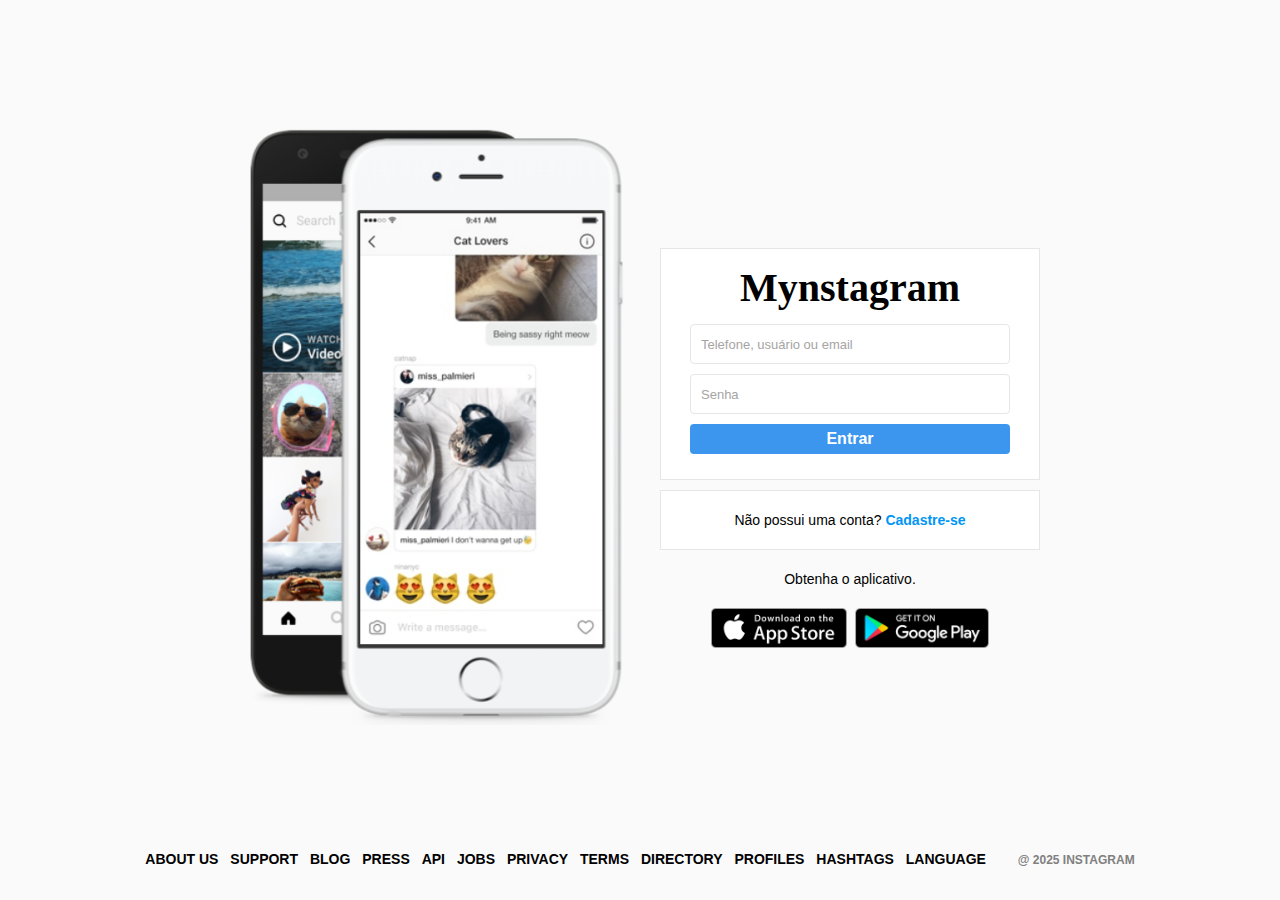
<file: index.html>
<!DOCTYPE html>
<html lang="en">

<head>
    <meta charset="UTF-8">
    <meta name="viewport" content="width=device-width, initial-scale=1.0">
    <link href="https://fonts.cdnfonts.com/css/meldina" rel="stylesheet">
                

    <link rel="stylesheet" href="styles.css">
    <title>Mynstagram - Sua rede social</title>
</head>

<body>
    <div id="wrapper">
        <div id="container">
            <div class="column left">
                <div class="main"></div>
            </div>
            <div class="column right">
                <div class="login-panel">
                    <div class="logo">
                        <h1>Mynstagram</h1>
                    </div>
                    <form>
                        <input type="text" name="username" placeholder="Telefone, usuário ou email">
                        <input type="password" name="password" placeholder="Senha">
                        <input type="submit" value="Entrar">
                    </form>
                </div>
                <div class="infobox">
                    <p>Não possui uma conta? <a href="/signup.html">Cadastre-se</a></p>
                </div>
                <div class="app-panel">
                    Obtenha o aplicativo.
                    <div class="app-buttons">
                        <a href="https://apps.apple.com/us/app/instagram/id389801252" target="_blank">
                            <img src="/assets/appstore.png" alt="Baixe na AppStore">
                        </a>
                        <a href="https://play.google.com/store/apps/details?id=com.instagram.android&hl=pt_BR"
                            target="_blank">
                            <img src="/assets/googleplay.png" alt="Baixe na GooglePlay">
                        </a>
                    </div>
                </div>
            </div>
        </div>
        <footer>
            <div class="footer-inner">
                <a href="#">About us</a>
                <a href="#">Support</a>
                <a href="#">Blog</a>
                <a href="#">Press</a>
                <a href="#">Api</a>
                <a href="#">Jobs</a>
                <a href="#">Privacy</a>
                <a href="#">Terms</a>
                <a href="#">Directory</a>
                <a href="#">Profiles</a>
                <a href="#">Hashtags</a>
                <a href="#">Language</a>
                <div class="text-small">@ 2025 Instagram</div>
            </div>
        </footer>
    </div>
</body>

</html>
</file>
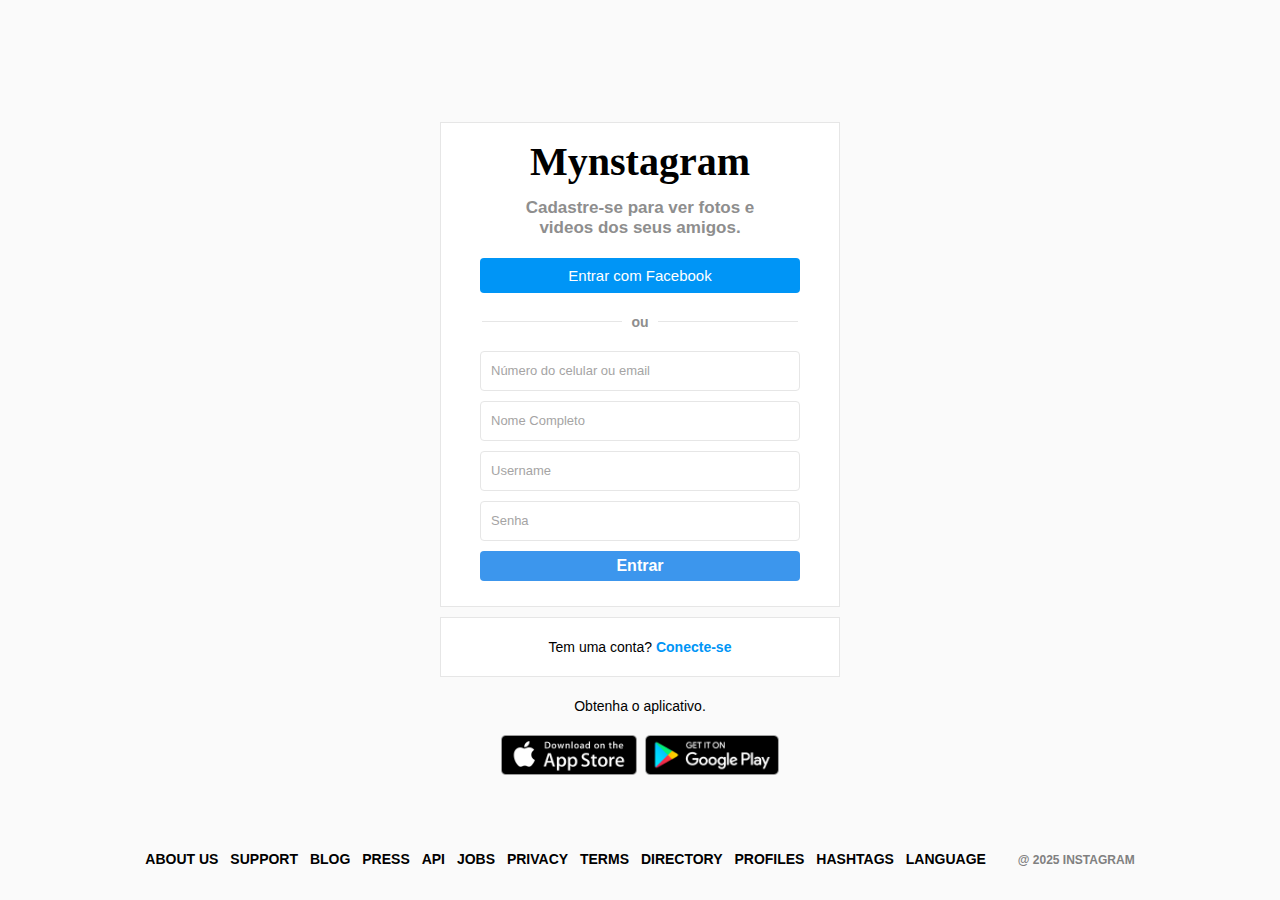
<file: signup.html>
<!DOCTYPE html>
<html lang="en">

<head>
    <meta charset="UTF-8">
    <meta name="viewport" content="width=device-width, initial-scale=1.0">
    <link href="https://fonts.cdnfonts.com/css/meldina" rel="stylesheet">


    <link rel="stylesheet" href="styles.css">
    <title>Mynstagram - Sua rede social</title>
</head>

<body>
    <div id="wrapper">
        <div id="container-signup">
            <div class="column">
                <div class="login-panel">
                    <div class="logo">
                        <h1>Mynstagram</h1>
                    </div>
                    <div class="message">
                        <span>Cadastre-se para ver fotos e videos dos seus amigos.</span>
                    </div>
                    <button class="face-button">Entrar com Facebook</button>
                    <div class="divisor-container">
                        <div class="line"></div>
                        <div class="divisor-tag">ou</div>
                        <div class="line"></div>
                    </div>
                    <form>
                        <input type="text" name="email" placeholder="Número do celular ou email">
                        <input type="text" name="name" placeholder="Nome Completo">
                        <input type="text" name="username" placeholder="Username">
                        <input type="password" name="password" placeholder="Senha">
                        <input type="submit" value="Entrar">
                    </form>
                </div>
                <div class="infobox">
                    <p>Tem uma conta? <a href="index.html">Conecte-se</a></p>
                </div>
                <div class="app-panel">
                    Obtenha o aplicativo.
                    <div class="app-buttons">
                        <a href="https://apps.apple.com/us/app/instagram/id389801252" target="_blank">
                            <img src="/assets/appstore.png" alt="Baixe na AppStore">
                        </a>
                        <a href="https://play.google.com/store/apps/details?id=com.instagram.android&hl=pt_BR"
                            target="_blank">
                            <img src="/assets/googleplay.png" alt="Baixe na GooglePlay">
                        </a>
                    </div>
                </div>
            </div>
        </div>
        <footer>
            <div class="footer-inner">
                <a href="#">About us</a>
                <a href="#">Support</a>
                <a href="#">Blog</a>
                <a href="#">Press</a>
                <a href="#">Api</a>
                <a href="#">Jobs</a>
                <a href="#">Privacy</a>
                <a href="#">Terms</a>
                <a href="#">Directory</a>
                <a href="#">Profiles</a>
                <a href="#">Hashtags</a>
                <a href="#">Language</a>
                <div class="text-small">@ 2025 Instagram</div>
            </div>
        </footer>
    </div>
</body>

</html>
</file>
<file: styles.css>
* {
    box-sizing: border-box;
    margin: 0;
    padding: 0;
}

a {
    color: var(--button-primary);
    text-decoration: none;
}

body {
    --background: #FAFAFA;
    --white: #FFF;
    --black: #000;
    --button-primary: #0095f6;
    --border-primary: #e6e6e6;


    background: var(--background);
    height: 100%;
    width: 100%;
    font-family: Arial, Helvetica, sans-serif;
    font-size: 14px;
    line-height: 18px;
}

#wrapper {
    height: 100vh;
}

#container {
    margin: 0 auto;
    min-height: 100%;
    width: 800px;
    display: flex;
    align-items: center;
}

.column {
    flex-grow: 1;
    width: 50%;
}

.left {
    background-image: url(./assets/photo.png);
    background-size: 100%;
    background-repeat: no-repeat;
    background-position: center;
    height: 600px;
    margin-bottom: 50px;
}

.right {
    padding-left: 20px;
}

.login-panel {
    background-color: var(--white);
    border: 1px solid var(--border-primary);
    text-align: center;
    padding: 20px 0;
}

.logo {
    font-family: 'Meldina';
    font-size: 20px;
    padding: 10px 0 17px 0;
}

form {
    display: flex;
    flex-direction: column;
    align-items: center;
    justify-content: center;
}

input[type="text"],
input[type="password"] {
    background-color: var(--white);
    border: 1px solid var(--border-primary);
    height: 40px;
    border-radius: 4px;
    margin-top: 10px;
    padding: 10px;
    font-size: 13px;
    width: 320px;
}

input[type="text"]::placeholder,
input[type="password"]::placeholder {
    color: #a5a4a4;
}

input[type="text"]:focus,
input[type="password"]:focus {
    outline: 0;
    border: 1px solid var(--border-primary);
}

input[type="submit"] {
    width: 320px;
    margin-top: 10px;
    height: 30px;
    border: 0;
    background-color: #3C96ed;
    border-radius: 4px;
    color: var(--white);
    font-size: 16px;
    font-weight: bold;
    margin-bottom: 5px;
    cursor: pointer;
}

.infobox {
    background-color: var(--white);
    height: 60px;
    border: 1px solid var(--border-primary);
    margin: 10px auto 0;
    display: flex;
    justify-content: center;
    align-items: center;
}

.infobox p {
    user-select: none;
}

.infobox p a {
    font-weight: bold;
    user-select: none;
}

.app-panel {
    margin-top: 20px;
    text-align: center;
}

.app-buttons {
    margin-top: 20px;
}

.app-buttons img {
    height: 40px;
    padding: 0 2px;
}

footer {
    text-align: center;
    height: 50px;
    margin-top: -50px;
}

footer a {
    color: var(--black);
    text-transform: uppercase;
    font-weight: bold;
    margin-right: 8px;
}

.text-small {
    font-size: 12px;
    font-weight: bold;
    color: gray;
    text-transform: uppercase;
    padding-left: 20px;
    display: inline-block;
}

/* Signup */

#container-signup {
    margin: 0 auto;
    min-height: 100%;
    max-width: 400px;
    display: flex;
    align-items: center;
}

.message {
    margin: 10px 70px;
}

.message span {
    text-align: center;
    font-size: 17px;
    font-weight: bold;
    line-height: 20px;
    color: #8e8e8e;
}

.face-button {
    width: 320px;
    margin: 10px 0;
    height: 35px;
    background-color: var(--button-primary);
    color: var(--white);
    border: 0;
    border-radius: 4px;
    font-size: 15px;
    cursor: pointer;
}

.divisor-container {
    display: flex;
    justify-content: center;
    align-items: center;
    margin: 10px 0;
}

.line {
    height: 1px;
    background-color: var(--border-primary);
    width: 35%;
}

.divisor-tag {
    font-weight: bold;
    margin: 0 2.5%;
    color: #8e8e8e;
    user-select: none;
}

/* Responsividade */
@media (max-width: 850px) {
    .left {
        display: none;
    }

    #container {
        width: 70%;
    }

    .right {
        padding-left: 0;
    }
}

@media (max-width: 560px) {
    #container {
        width: 90%;
    }

    #container-signup {
        width: 90%;
    }

    input[type="text"], input[type="password"], input[type="submit"] {
        width: 85%;
    } 

    .face-button {
        width: 85%;
    }

    .message {
        margin: 10px 25px;
    }
}
</file>
